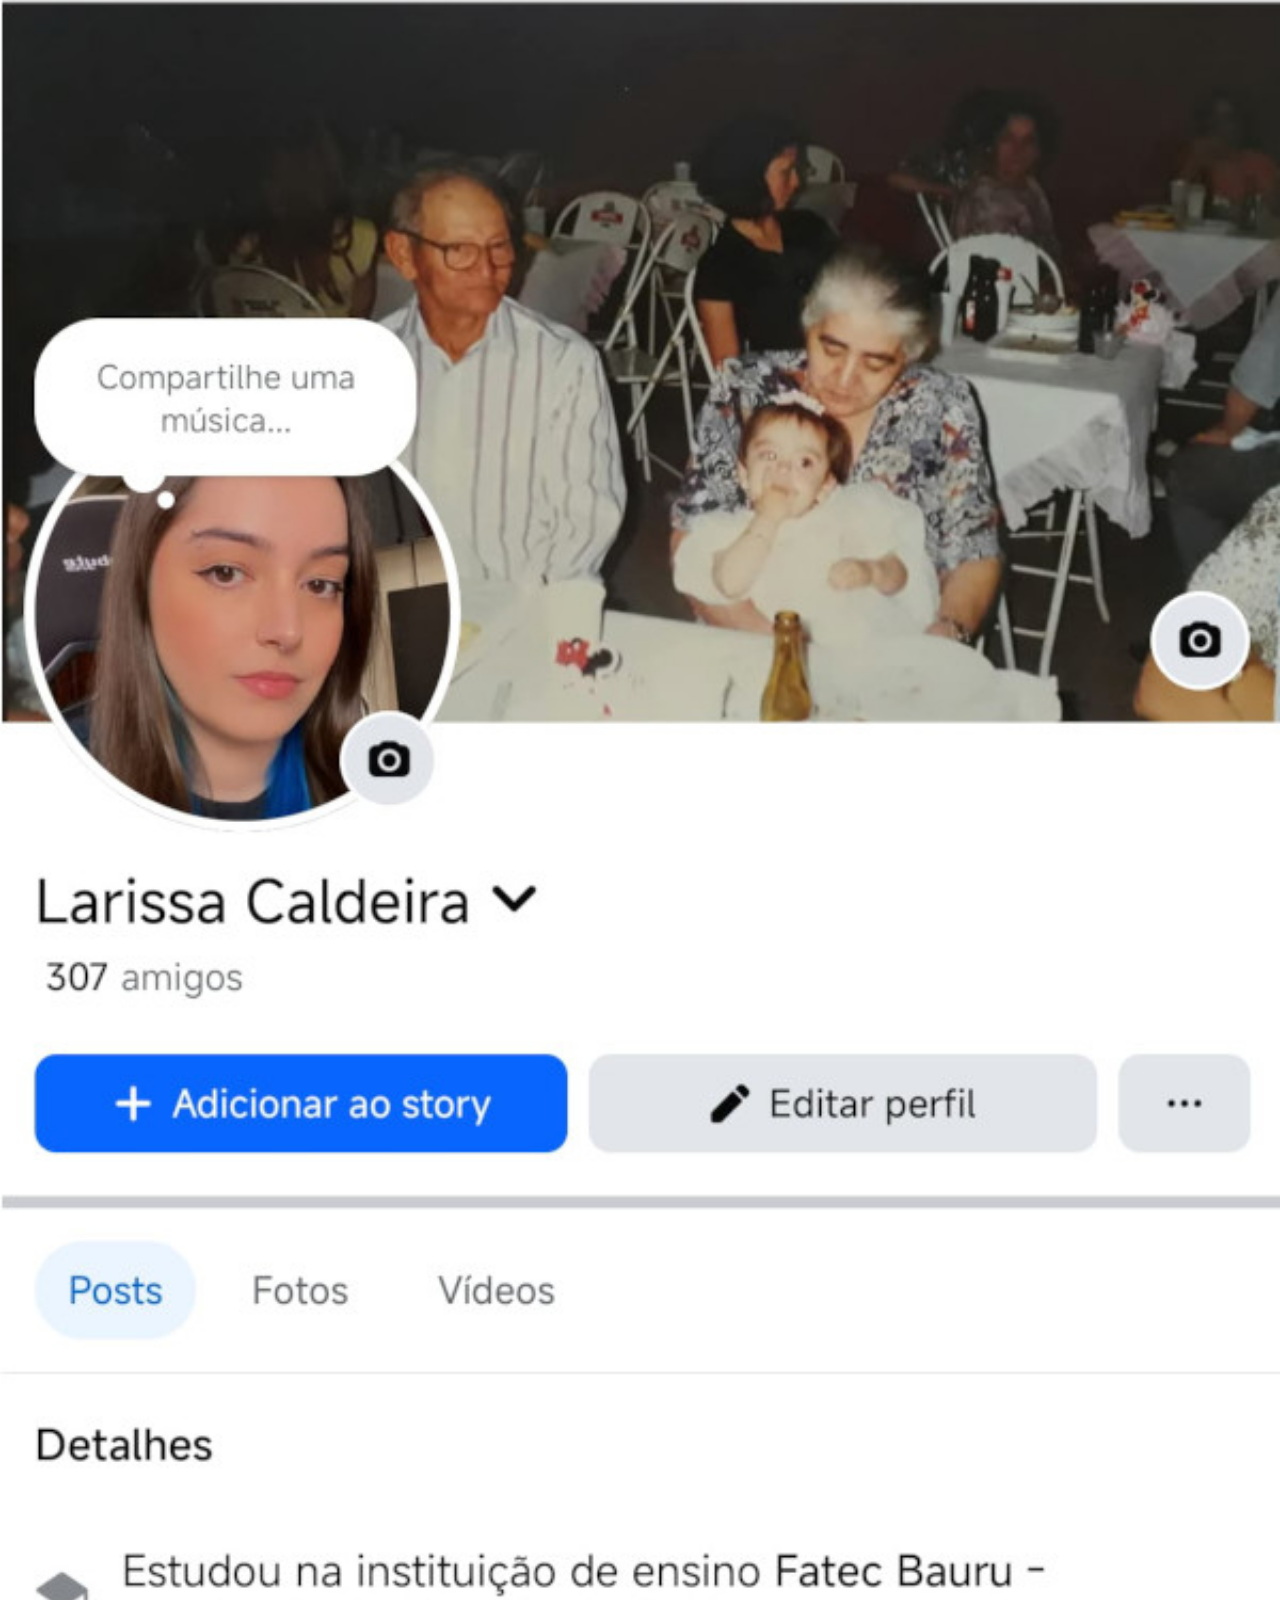
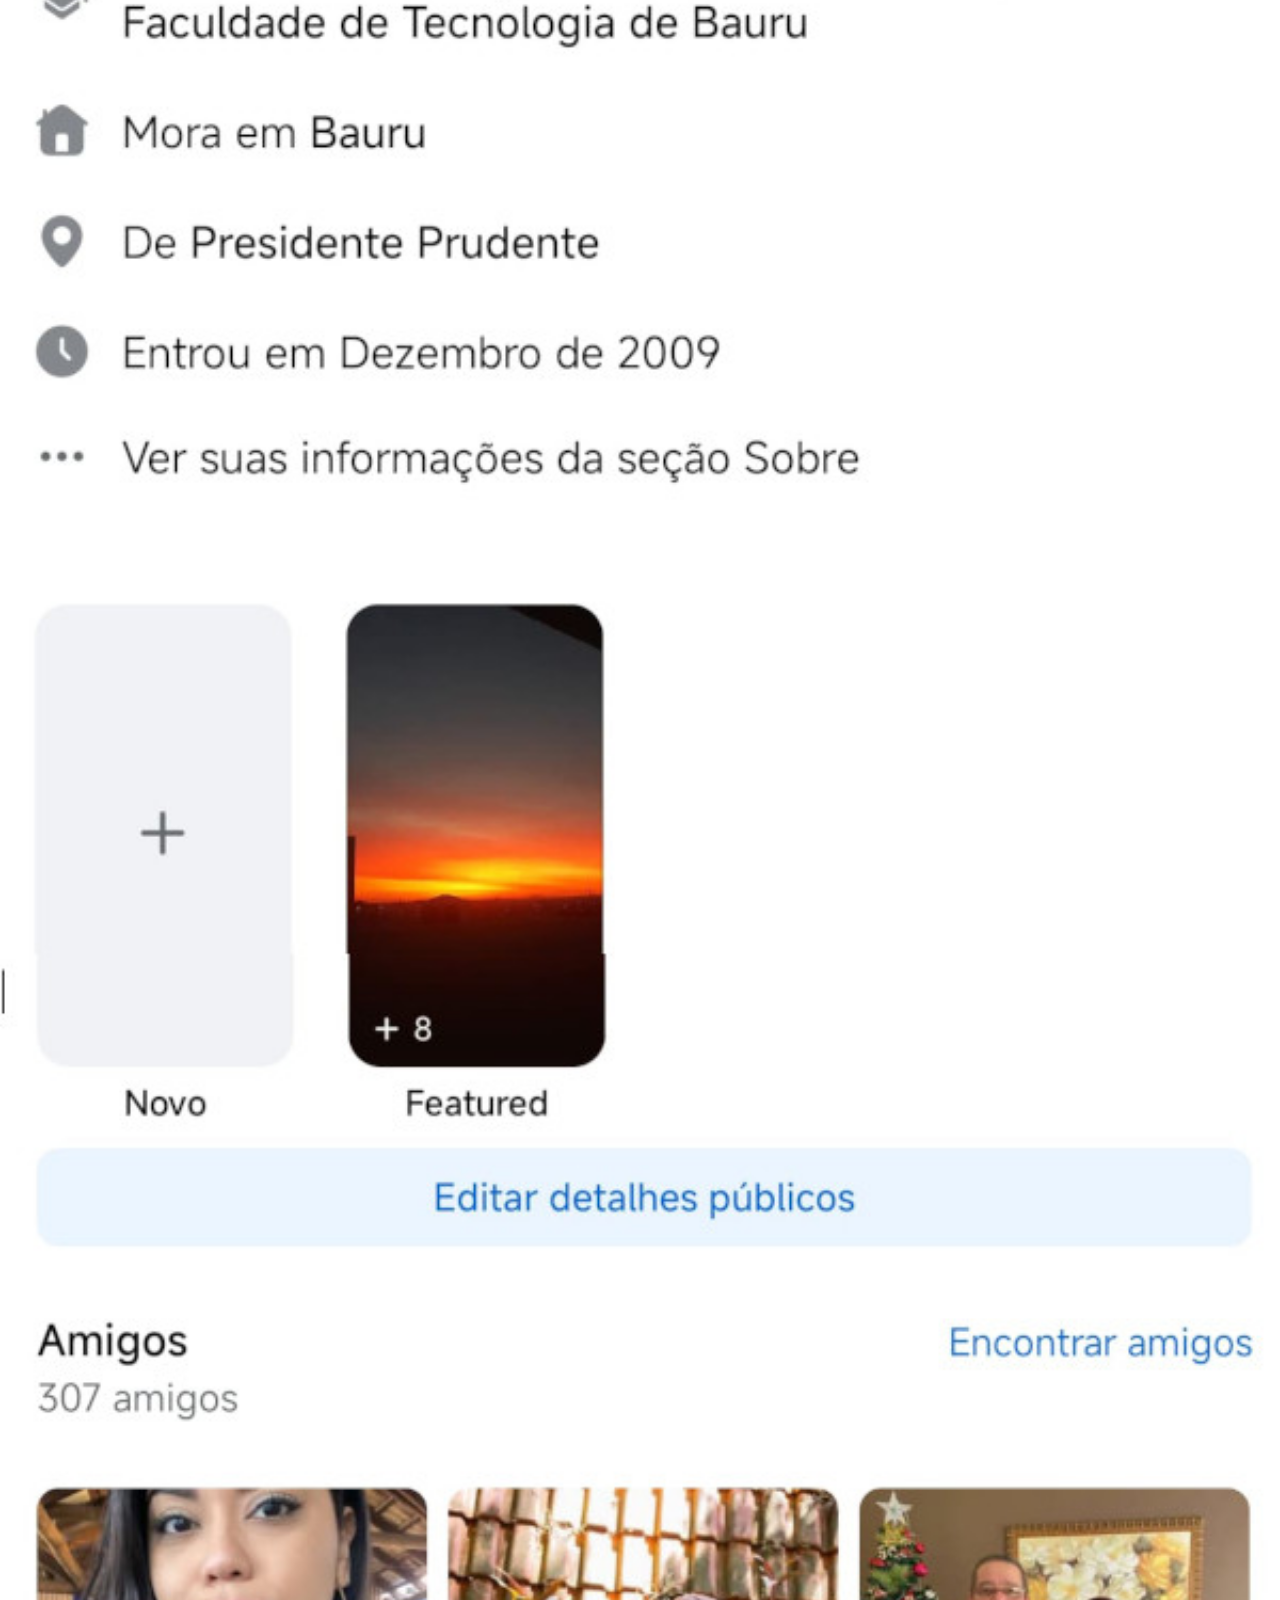
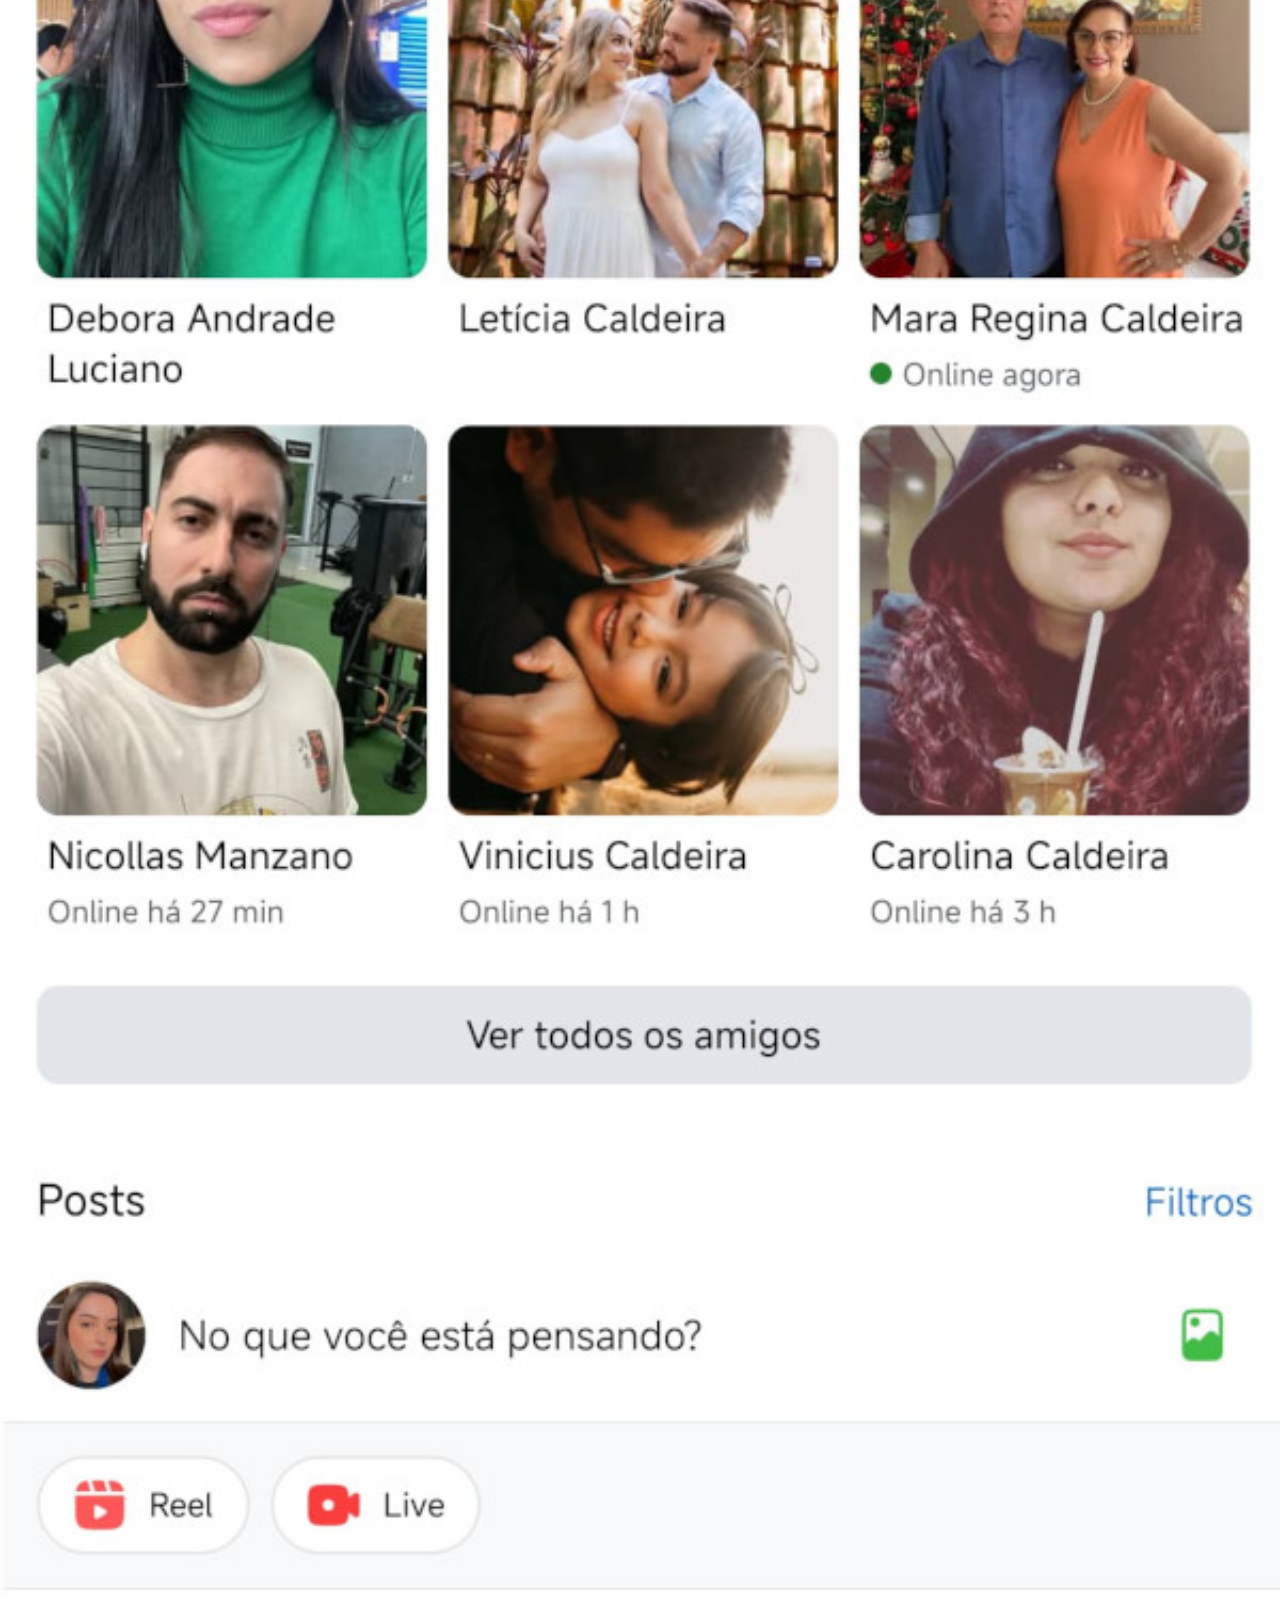
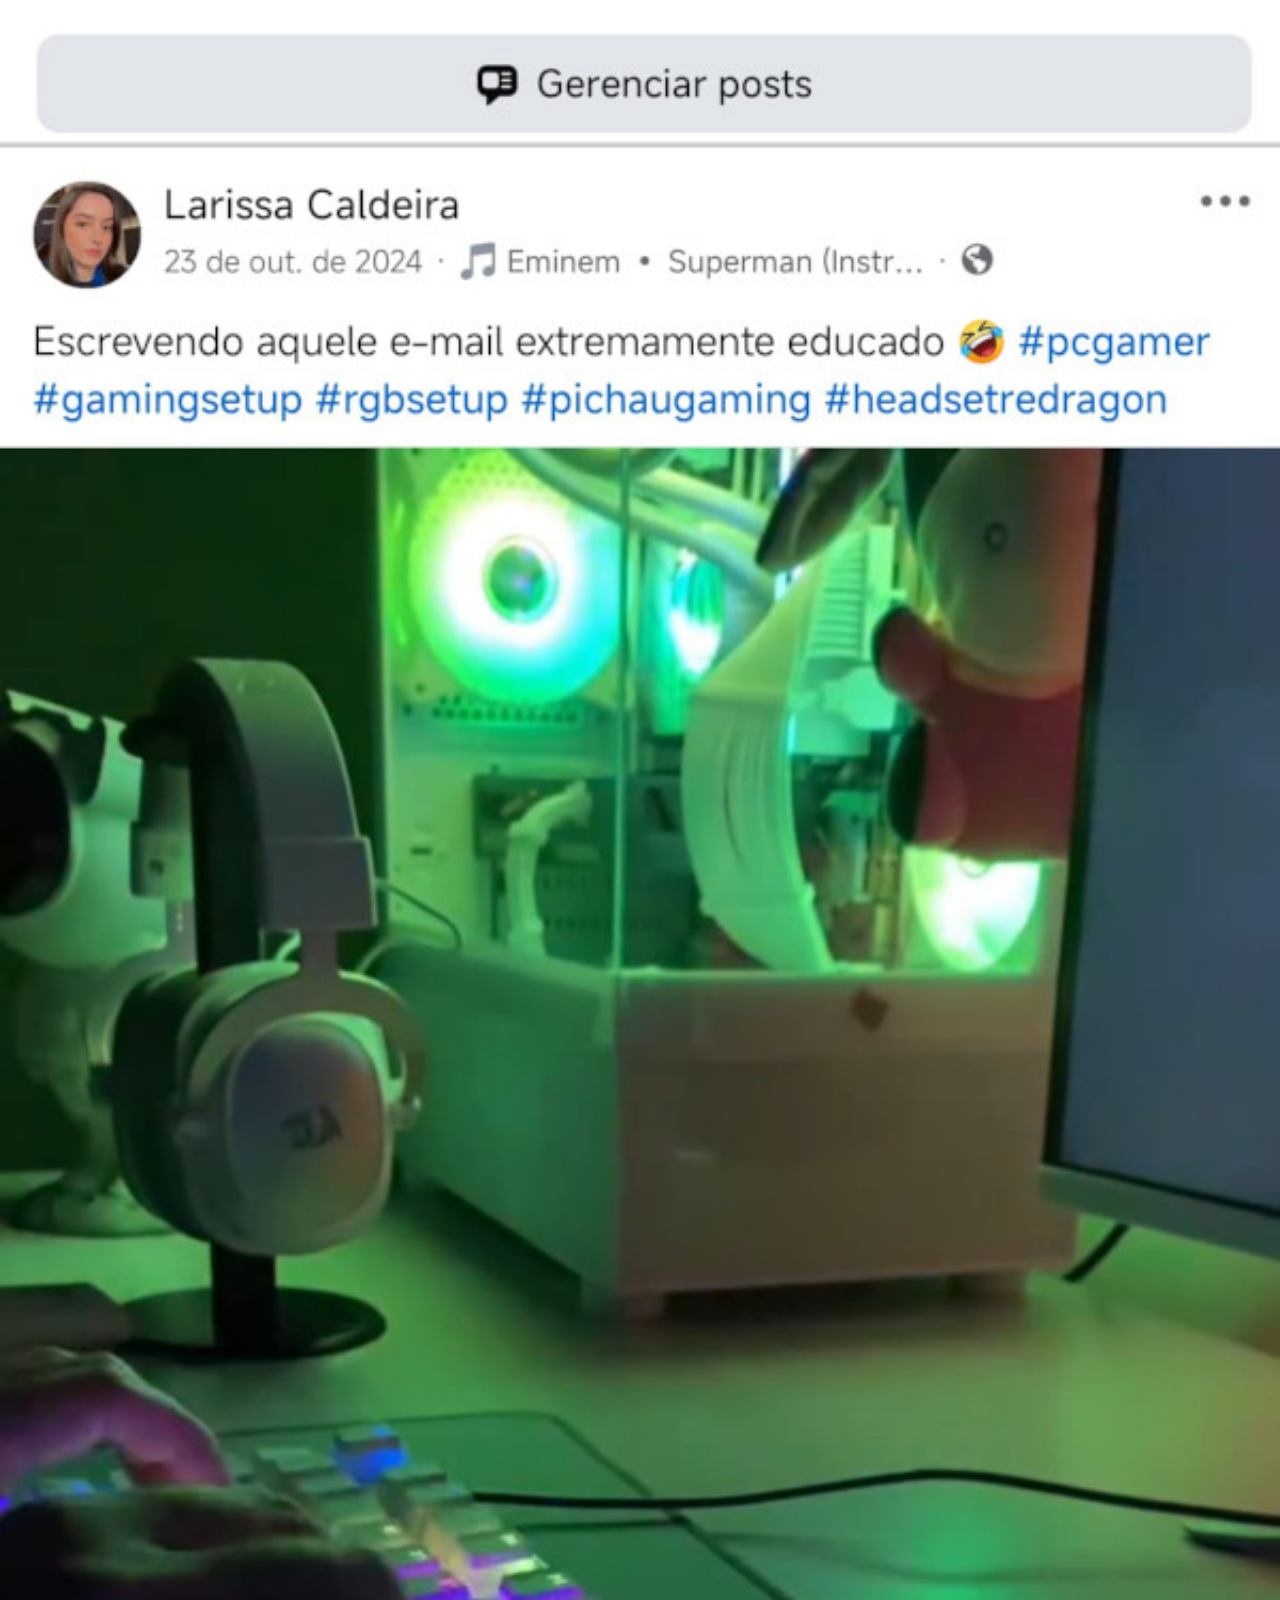
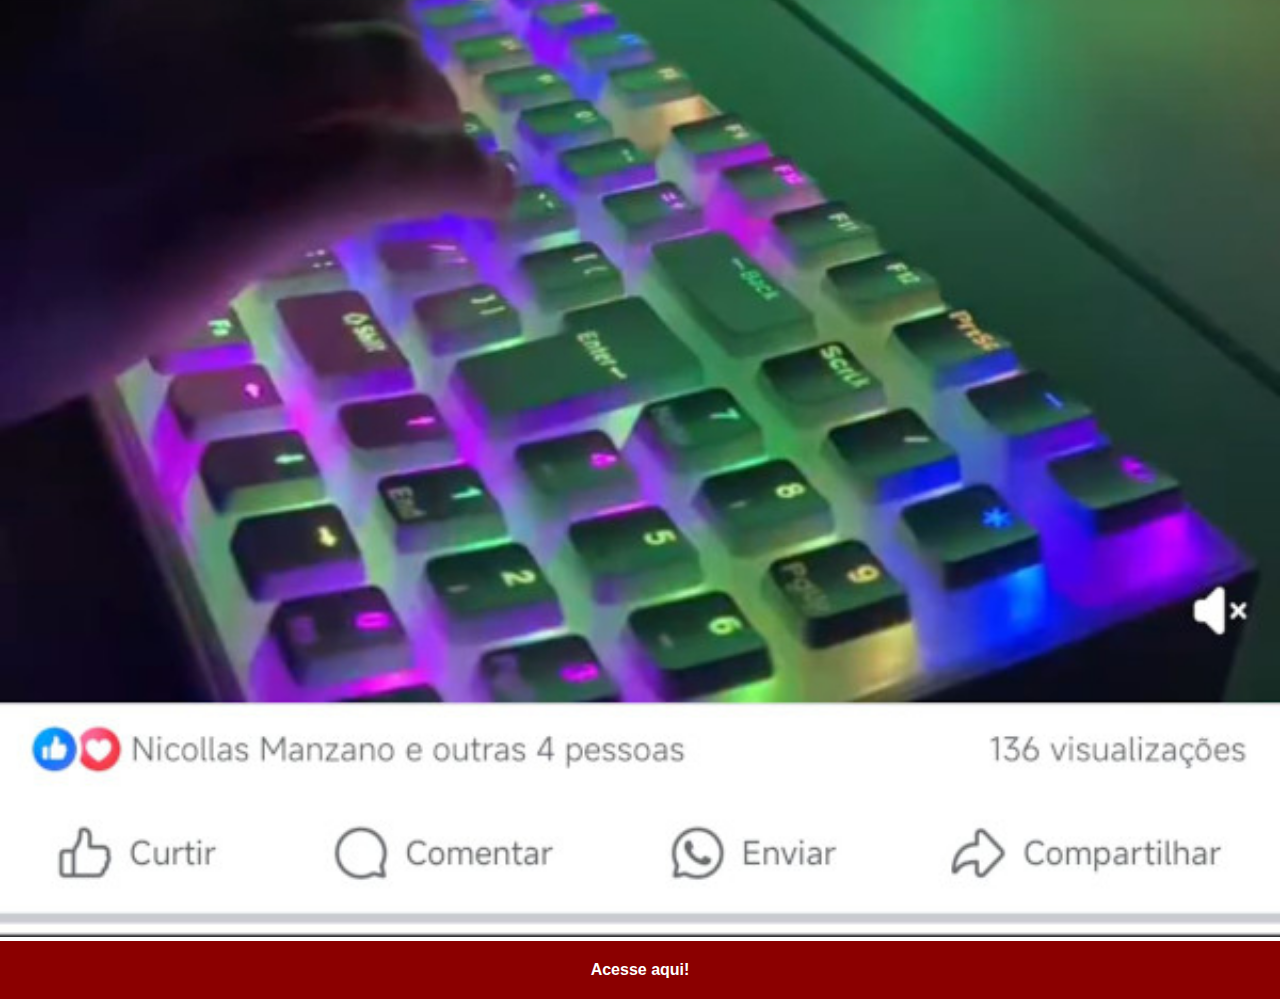
<file: facebook.html>
<!DOCTYPE html>
<html lang="pt-br">
<head>
    <meta charset="UTF-8">
    <meta name="viewport" content="width=device-width, initial-scale=1.0">
    <title>Facebook</title>
    <link rel="stylesheet" href="style/social.css">
</head>
<body>
    <img src="images/facebook-perfil.jpg" alt="Facebook">
    <a href="https://www.facebook.com/larynessie" target="_blank">Acesse aqui!</a>
</body>
</html>
</file>
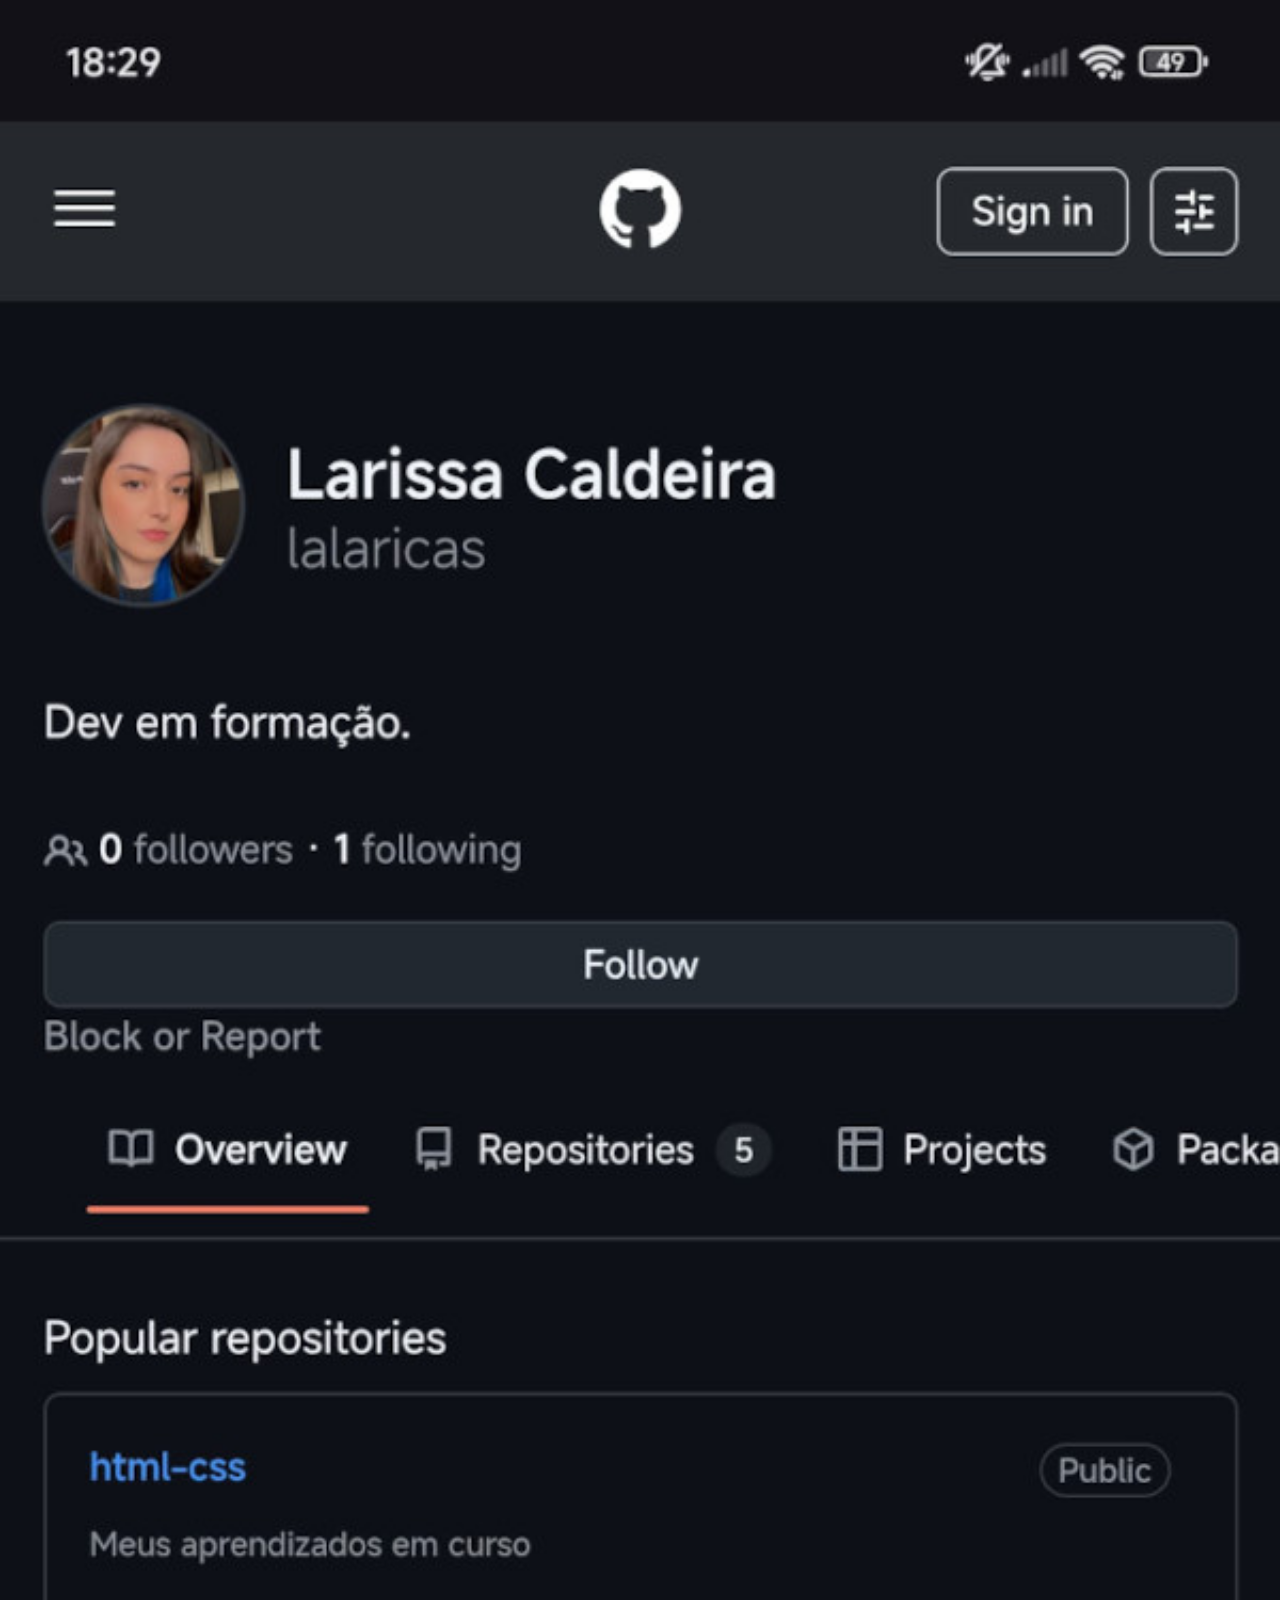
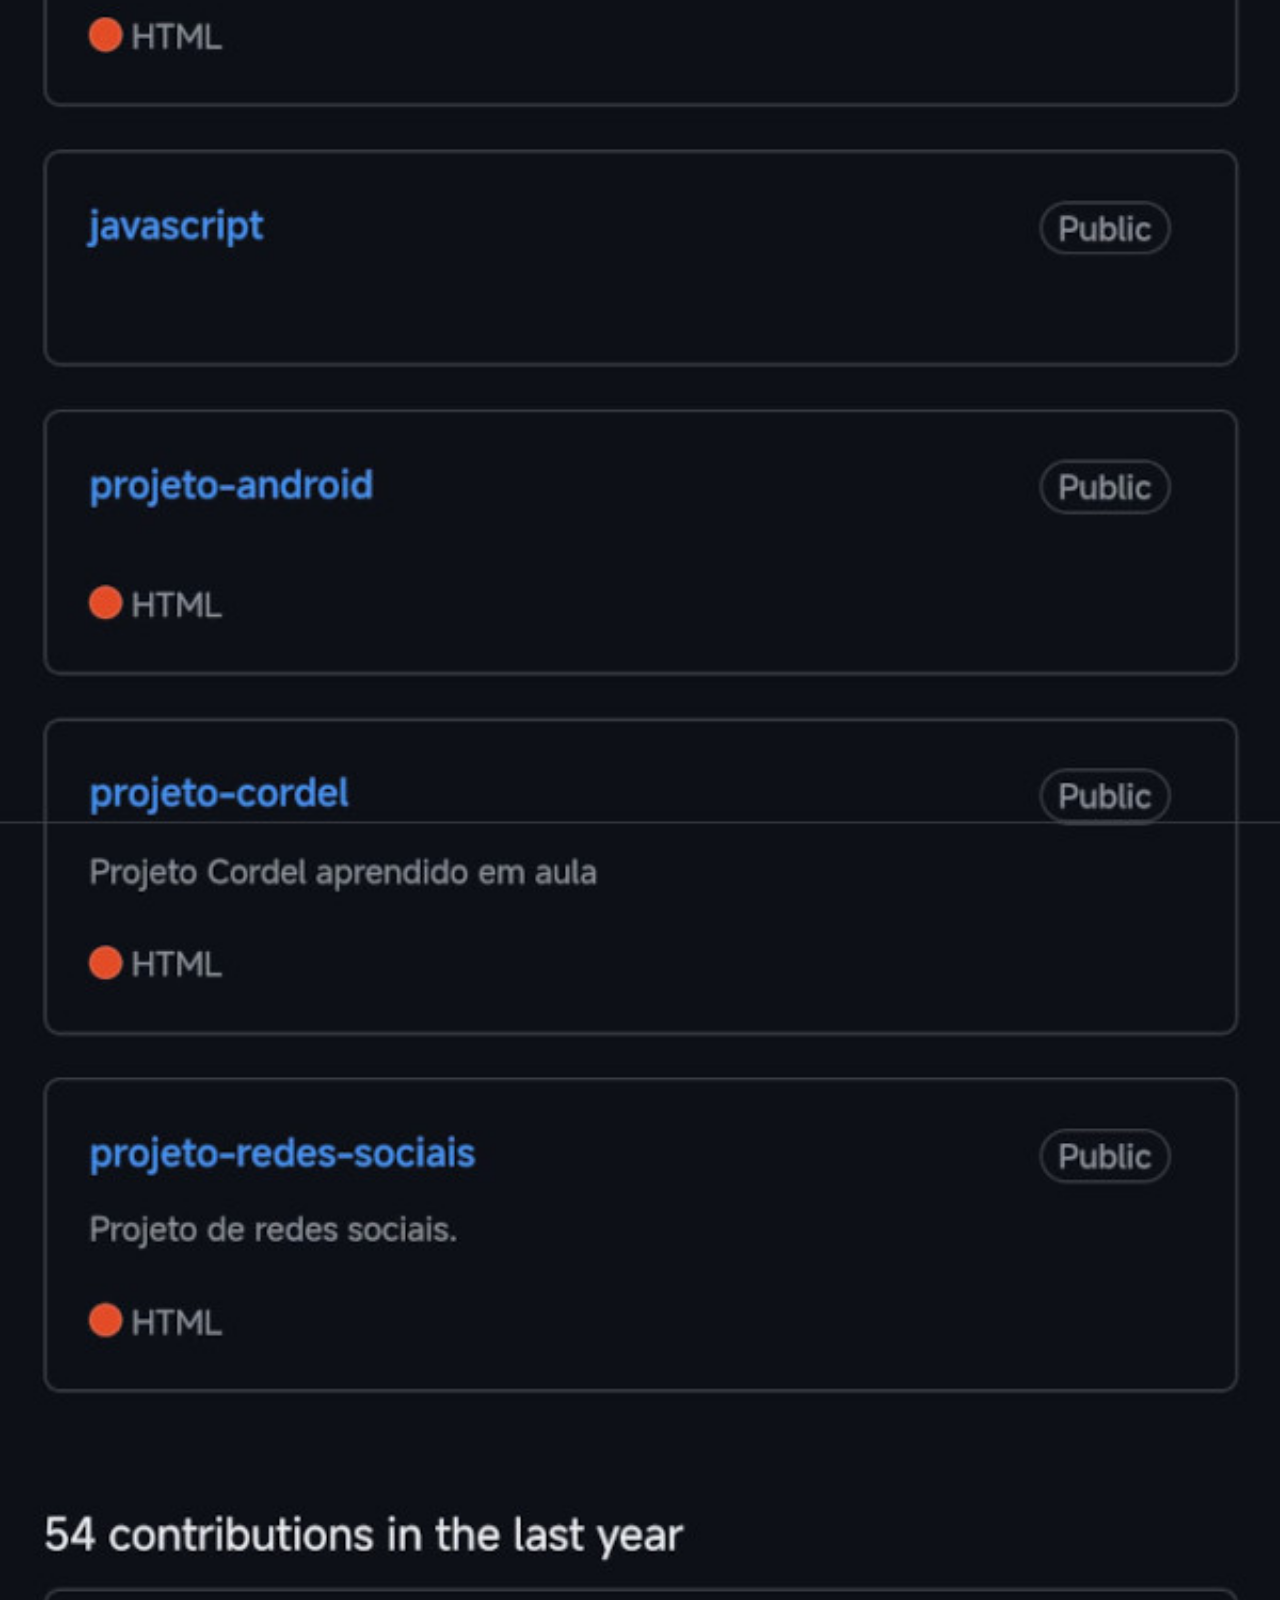
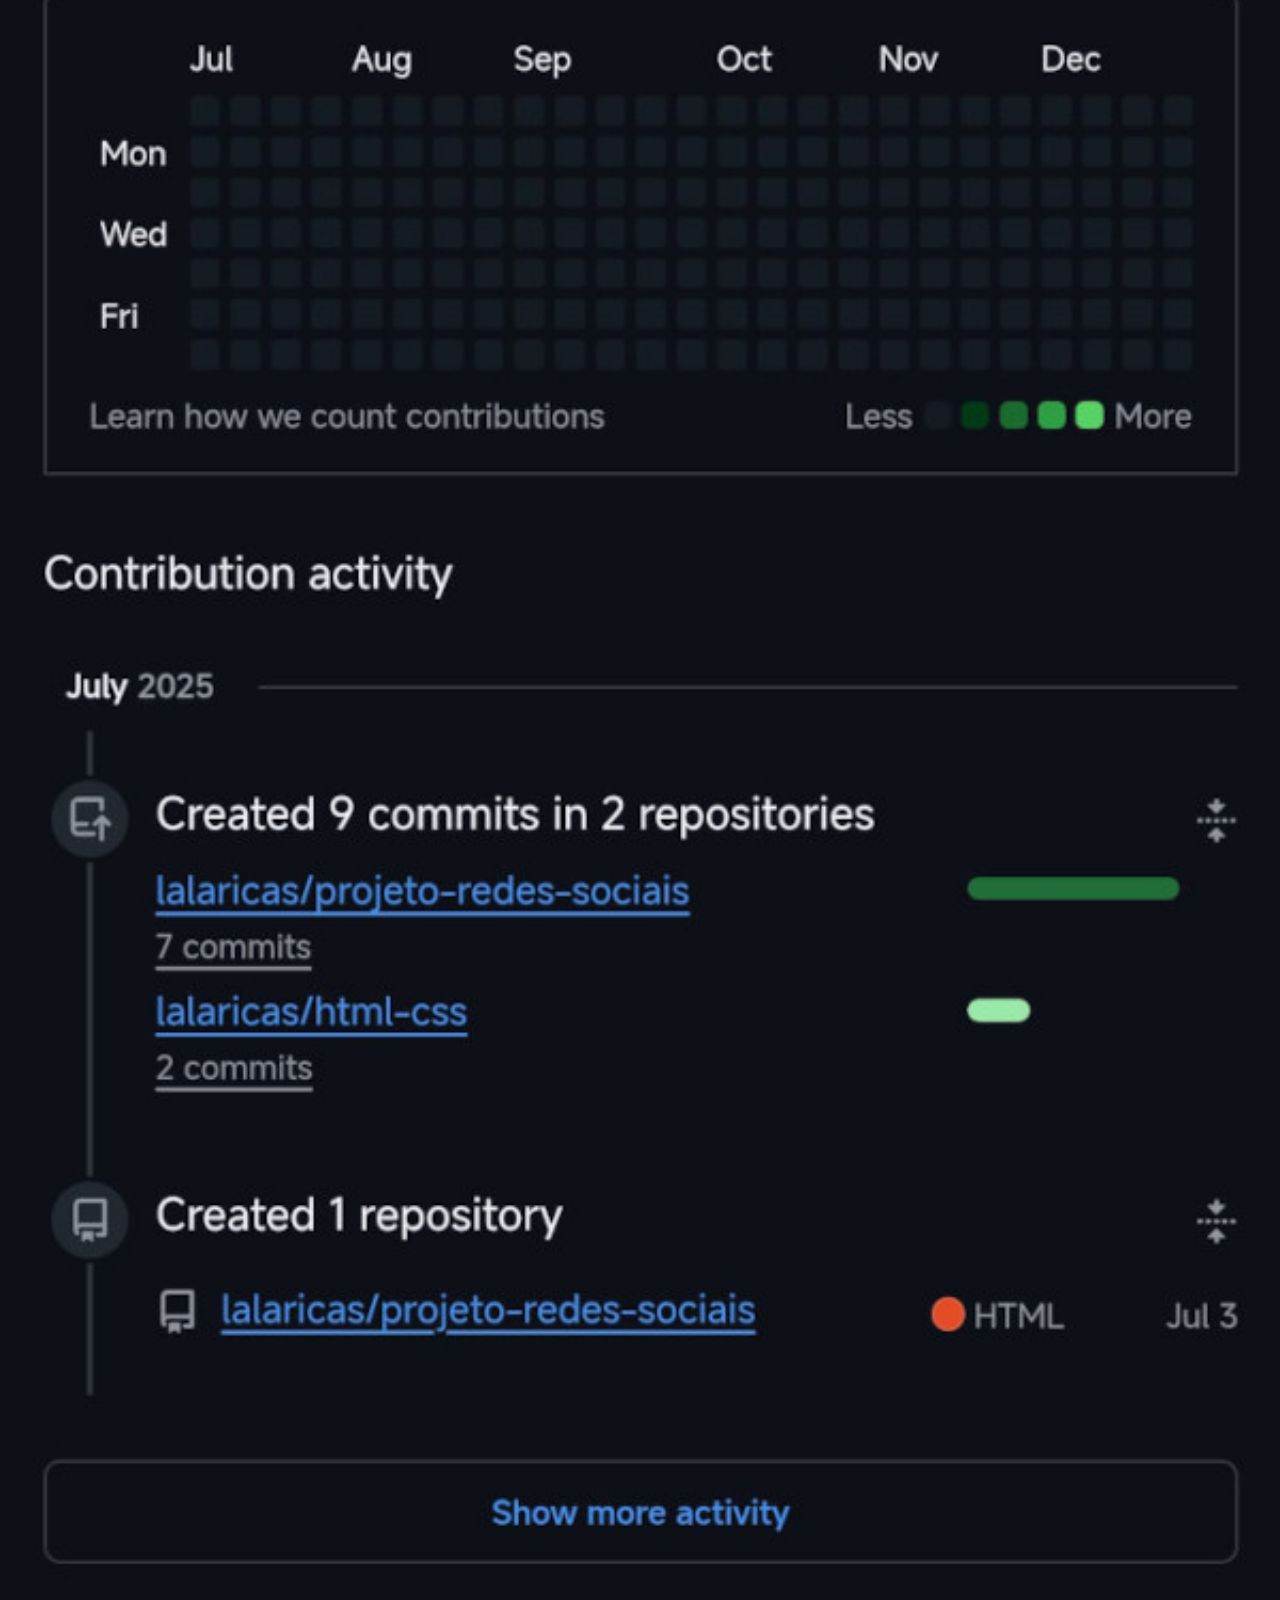
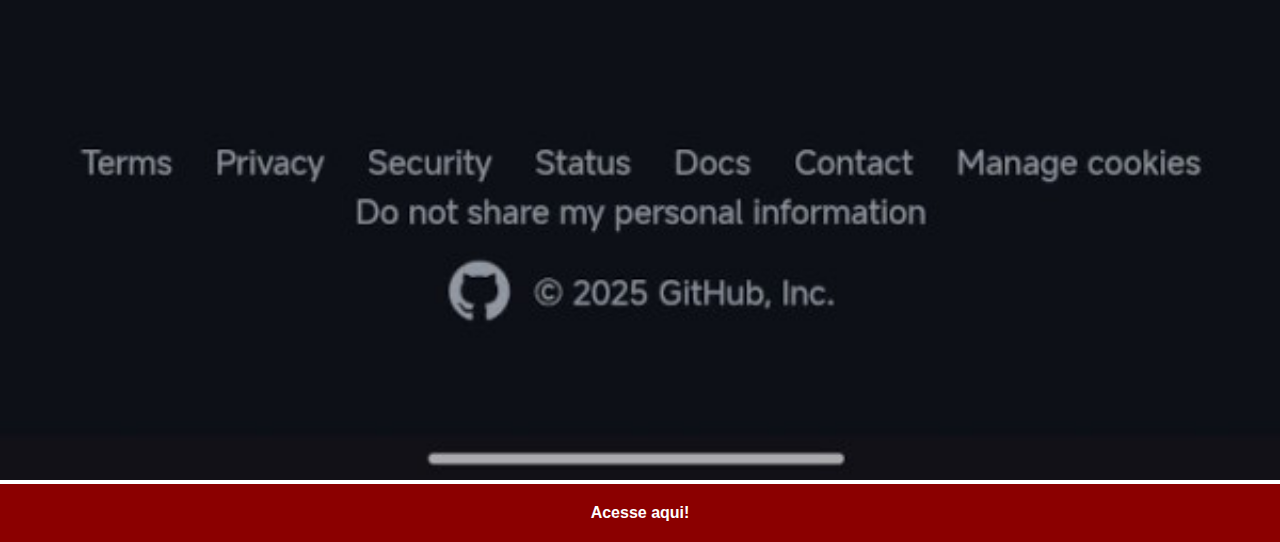
<file: github.html>
<!DOCTYPE html>
<html lang="pt-br">
<head>
    <meta charset="UTF-8">
    <meta name="viewport" content="width=device-width, initial-scale=1.0">
    <title>GitHub</title>
    <link rel="stylesheet" href="style/social.css">
</head>
<body>
    <img src="images/github-perfil.jpg" alt="GitHub">
    <a href="https://github.com/lalaricas/" target="_blank">Acesse aqui!</a>
</body>
</html>
</file>
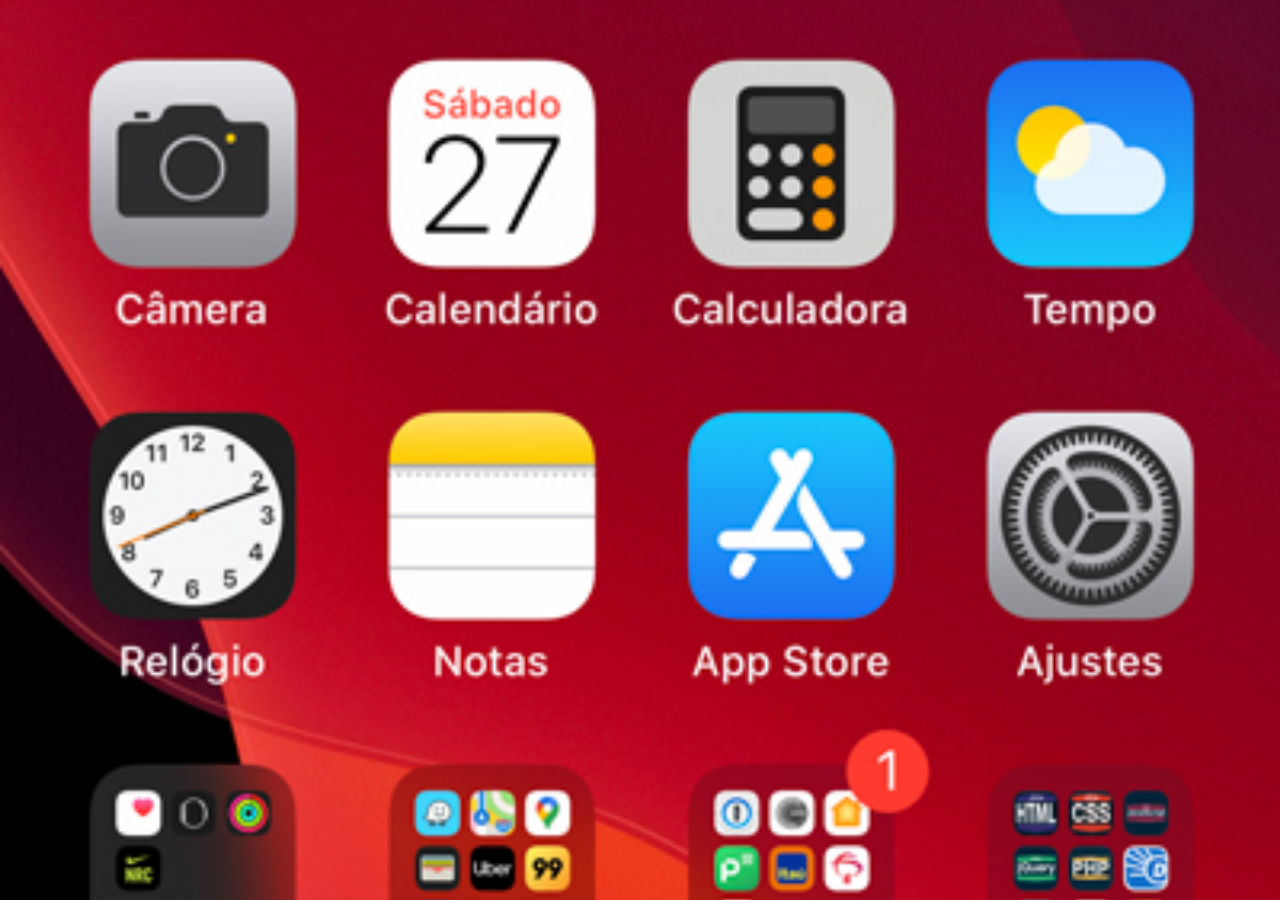
<file: home.html>
<!DOCTYPE html>
<html lang="pt-br">
<head>
    <meta charset="UTF-8">
    <meta name="viewport" content="width=device-width, initial-scale=1.0">
    <title>Home</title>
    <style>
        * {
            margin: 0px;
            padding: 0px;
        }

        body {
            width: 100vw;
            height: 100vh;
            background: black url('images/tela-home.jpg') no-repeat top center;
            background-size: cover;
        }
    </style>
</head>
<body>
    
</body>
</html>
</file>
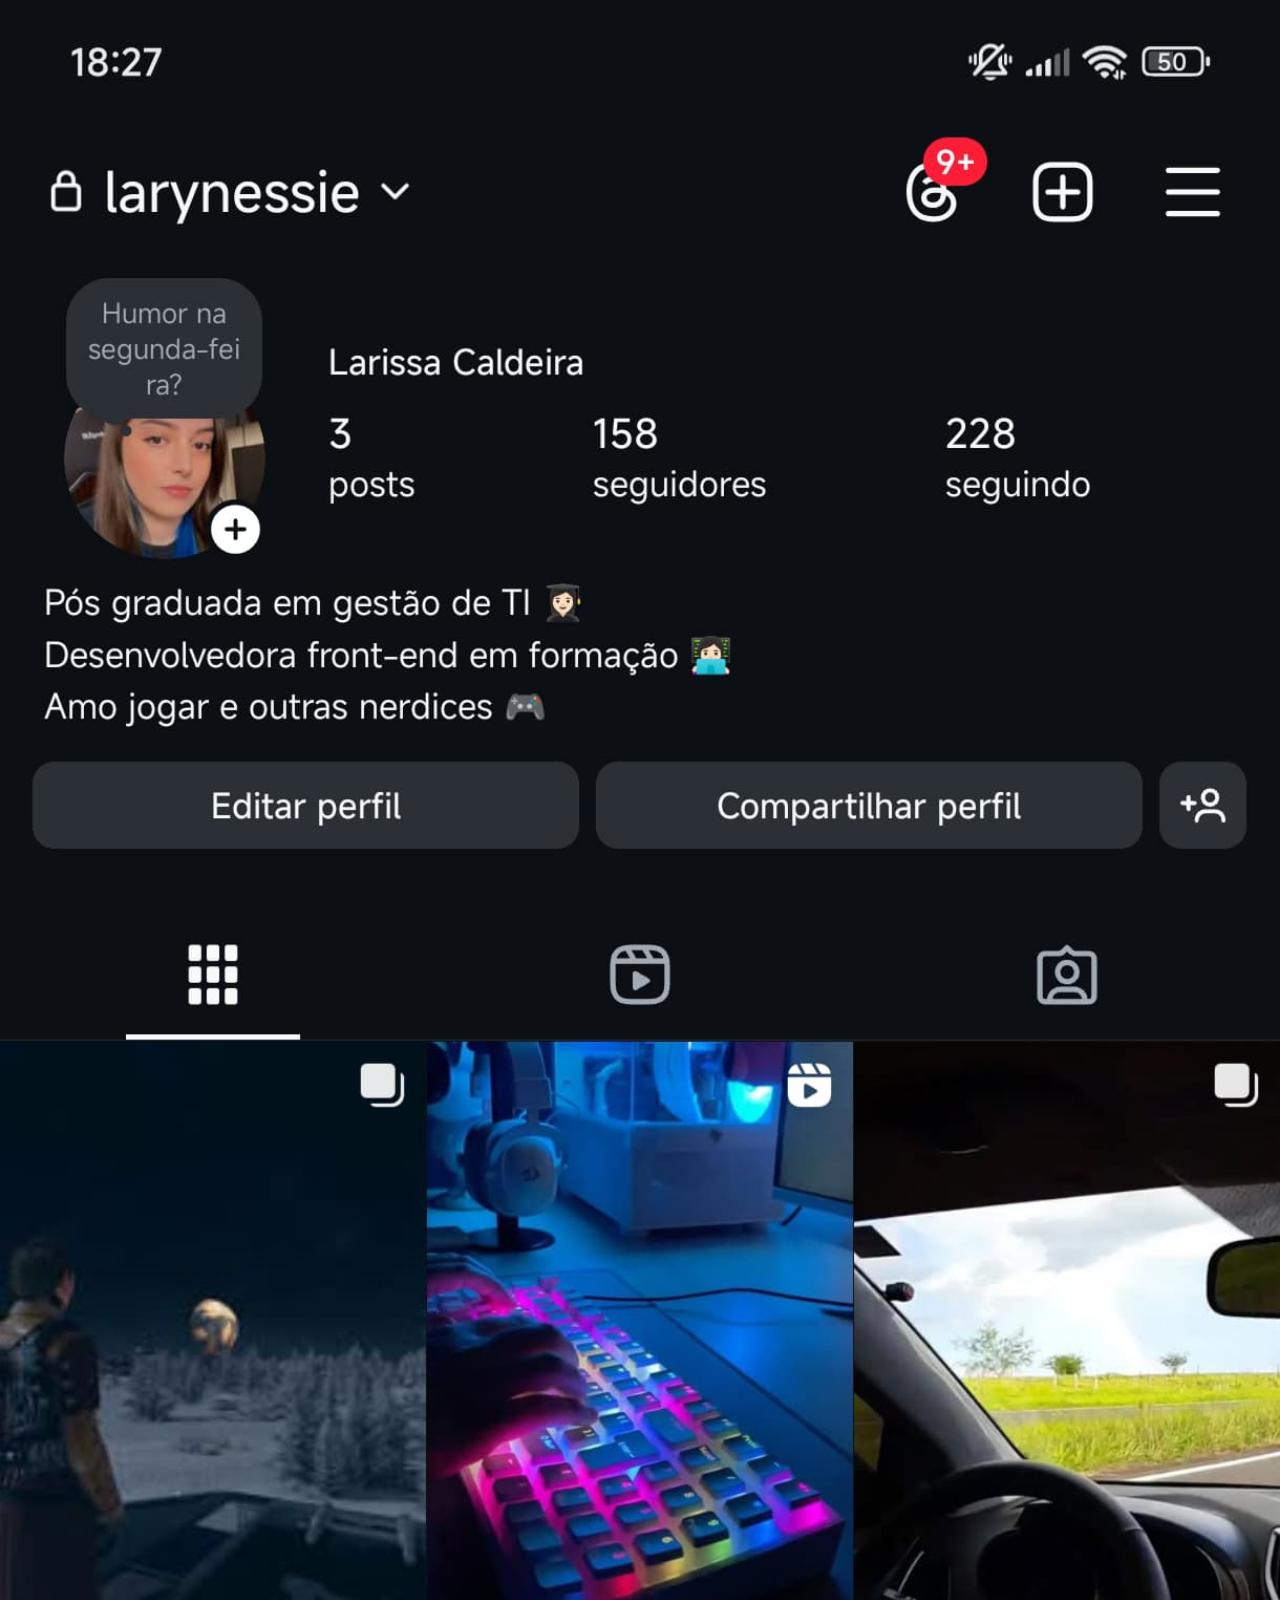
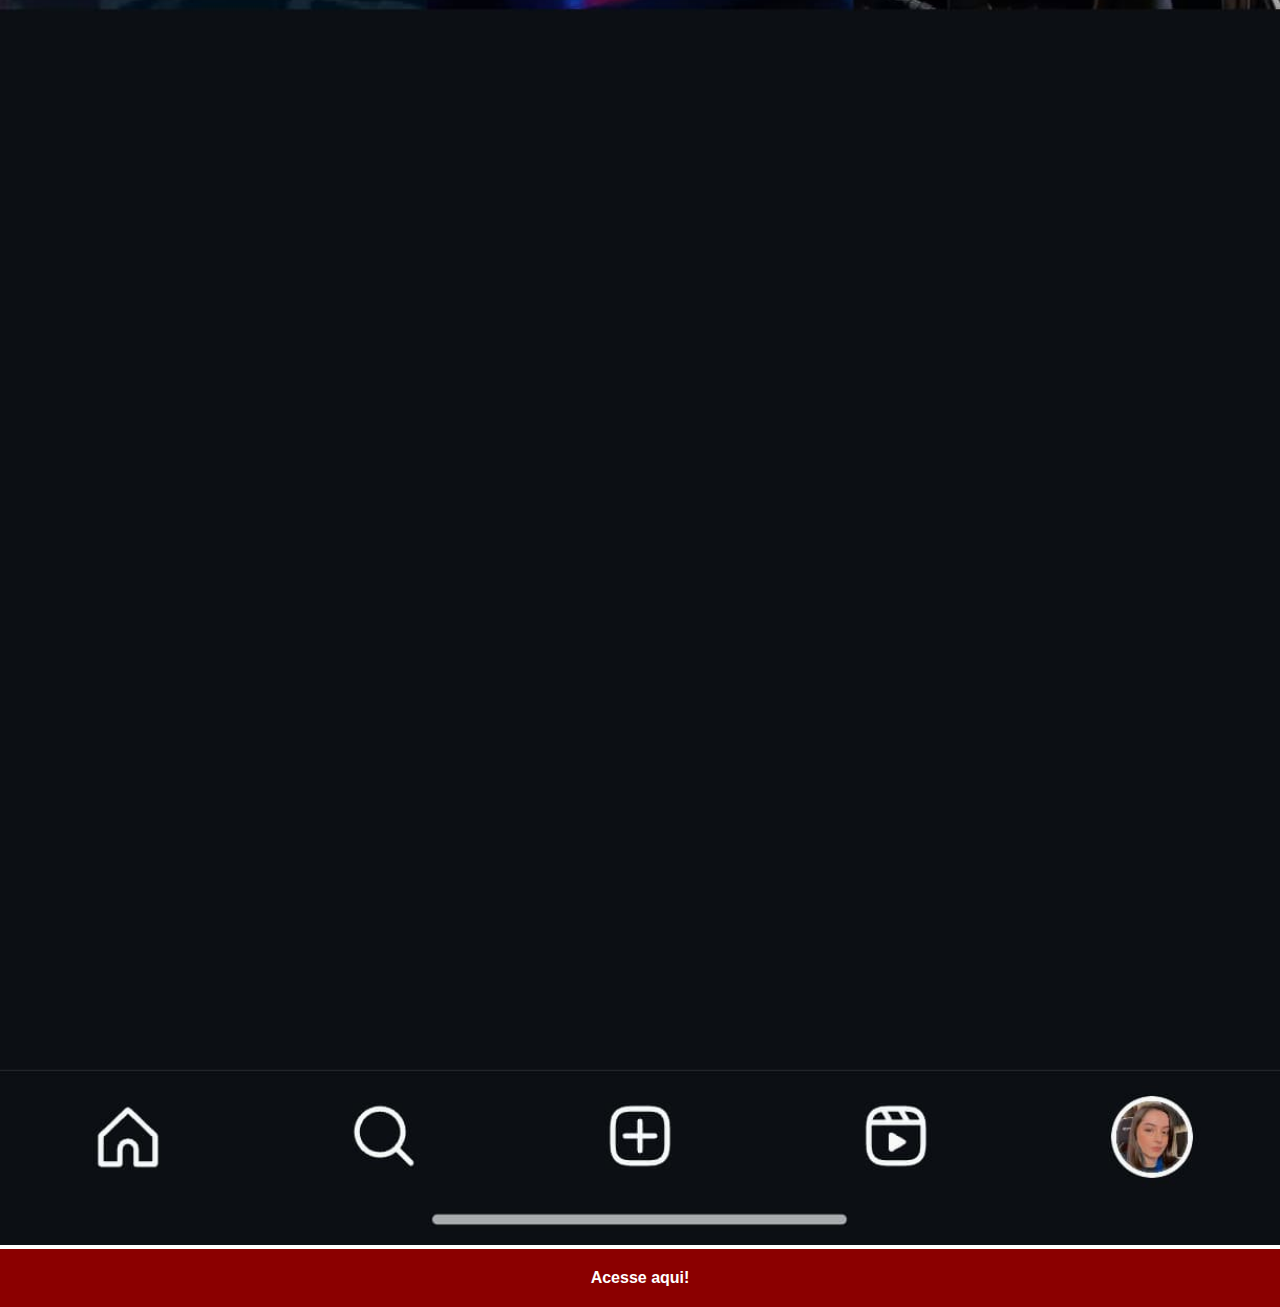
<file: instagram.html>
<!DOCTYPE html>
<html lang="pt-br">
<head>
    <meta charset="UTF-8">
    <meta name="viewport" content="width=device-width, initial-scale=1.0">
    <title>Instagram</title>
    <link rel="stylesheet" href="style/social.css">
</head>
<body>
    <img src="images/instagram-perfil.jpg" alt="Instagram">
    <a href="https://www.instagram.com/larynessie/" target="_blank">Acesse aqui!</a>

    
</body>
</html>
</file>
<file: style/social.css>
@charset "utf-8";

* {
            margin: 0px;
            padding: 0px;
            font-family: 'Trebuchet MS', 'Lucida Sans Unicode', 'Lucida Grande', 'Lucida Sans', Arial, sans-serif;
        }

        ::-webkit-scrollbar {
            width: 0px;
            height: 0px;
        }

        img {
            width: 100vw;
        }

        a {
            display: block;
            background-color: darkred;
            color: white;
            padding: 20px;
            text-align: center;
            font-weight: bolder;
            text-decoration: none;
        }

        a:hover {
            background-color: red;
        }
</file>
